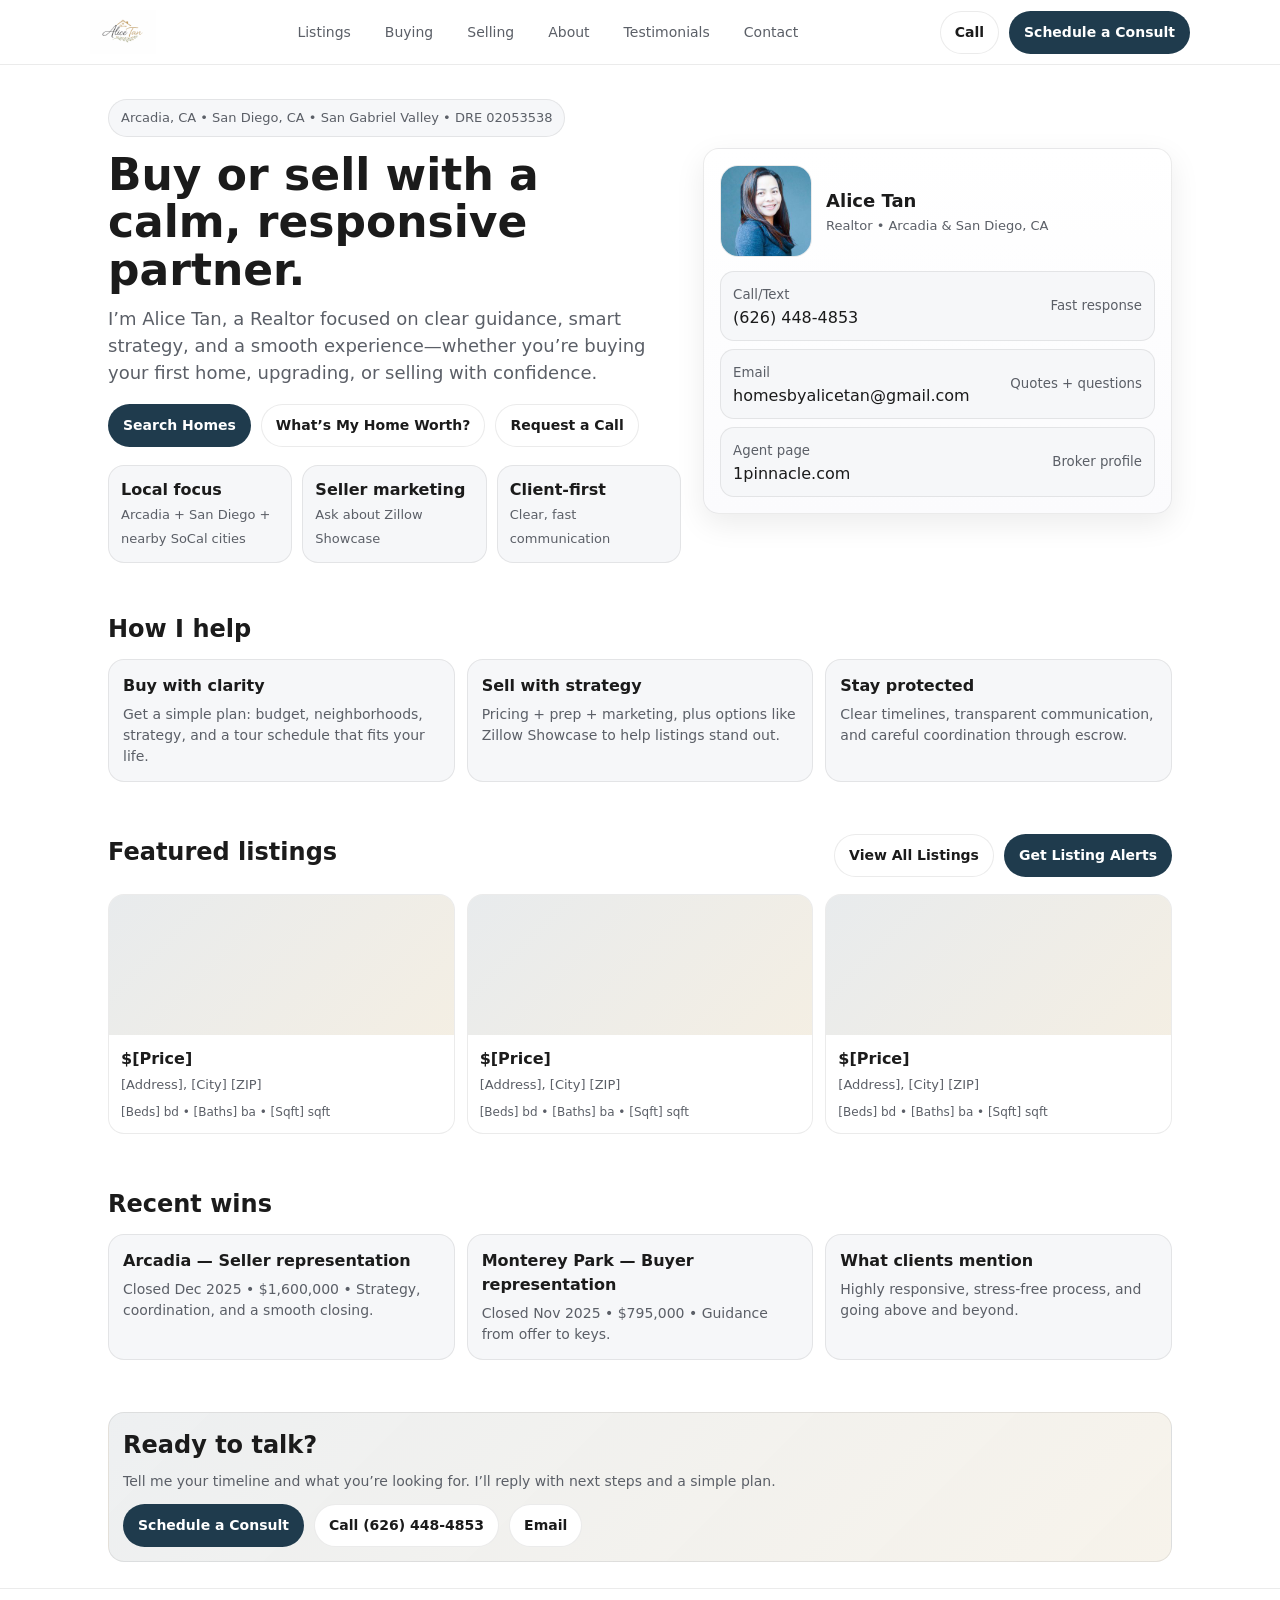
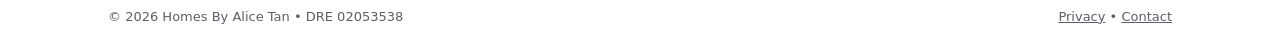
<file: index.html>
<!doctype html>
<html lang="en">
<head>
  <meta charset="utf-8" />
  <meta name="viewport" content="width=device-width, initial-scale=1" />
  <title>Homes By Alice Tan | Arcadia & San Diego, CA Realtor (DRE 02053538)</title>
  <meta name="description" content="Alice Tan is a Realtor serving Arcadia, San Diego, and nearby Southern California communities. Buy, sell, or rent with clear guidance and responsive support. DRE 02053538." />
  <link rel="stylesheet" href="css/styles.css" />
  <link rel="icon" href="/assets/logo.png" />

  <meta property="og:title" content="Homes By Alice Tan" />
  <meta property="og:description" content="Buy, sell, or rent in Arcadia, San Diego, and surrounding Southern California communities with Alice Tan. Responsive, calm, and client-first." />
  <meta property="og:type" content="website" />

  <script type="application/ld+json">
  {
    "@context": "https://schema.org",
    "@type": "RealEstateAgent",
    "name": "Alice Tan",
    "url": "https://HomesByAliceTan.com",
    "telephone": "+1-626-448-4853",
    "email": "homesbyalicetan@gmail.com",
    "areaServed": ["Arcadia, CA", "San Diego, CA", "San Gabriel Valley"],
    "identifier": "DRE 02053538"
  }
  </script>
</head>
<body>
  <header class="site-header">
    <div class="container header-inner">
      <a class="brand" href="index.html">
        <img src="assets/logo.png" alt="Homes By Alice Tan logo" />
      </a>
      <nav class="nav" aria-label="Primary navigation">
        <a href="pages/listings.html">Listings</a>
        <a href="pages/buying.html">Buying</a>
        <a href="pages/selling.html">Selling</a>
        <a href="pages/about.html">About</a>
        <a href="pages/testimonials.html">Testimonials</a>
        <a href="pages/contact.html">Contact</a>
      </nav>
      <div class="cta">
        <a class="btn ghost" href="tel:626-448-4853">Call</a>
        <a class="btn primary" href="pages/contact.html">Schedule a Consult</a>
      </div>
    </div>
  </header>

  <main>
    <section class="hero">
      <div class="container hero-grid">
        <div>
          <div class="badge">Arcadia, CA • San Diego, CA • San Gabriel Valley • DRE 02053538</div>
          <h1 class="h1">Buy or sell with a calm, responsive partner.</h1>
          <p class="lede">I’m Alice Tan, a Realtor focused on clear guidance, smart strategy, and a smooth experience—whether you’re buying your first home, upgrading, or selling with confidence.</p>
          <div class="hero-actions">
            <a class="btn primary" href="pages/listings.html">Search Homes</a>
            <a class="btn ghost" href="pages/selling.html#home-worth">What’s My Home Worth?</a>
            <a class="btn ghost" href="pages/contact.html">Request a Call</a>
          </div>
          <div class="kpis" aria-label="Highlights">
            <div class="kpi"><strong>Local focus</strong><span>Arcadia + San Diego + nearby SoCal cities</span></div>
            <div class="kpi"><strong>Seller marketing</strong><span>Ask about Zillow Showcase</span></div>
            <div class="kpi"><strong>Client-first</strong><span>Clear, fast communication</span></div>
          </div>
        </div>

        <aside class="hero-card" aria-label="Agent contact card">
          <div class="portrait">
            <img src="assets/headshot.jpg" alt="Headshot of Alice Tan" />
            <div class="meta">
              <p class="name">Alice Tan</p>
              <p class="title">Realtor • Arcadia & San Diego, CA</p>
            </div>
          </div>
          <ul class="contact-list">
            <li class="contact-pill"><span><small>Call/Text</small><br><a href="tel:626-448-4853">(626) 448-4853</a></span><small>Fast response</small></li>
            <li class="contact-pill"><span><small>Email</small><br><a href="mailto:homesbyalicetan@gmail.com">homesbyalicetan@gmail.com</a></span><small>Quotes + questions</small></li>
            <li class="contact-pill"><span><small>Agent page</small><br><a href="https://1pinnacle.com/agents/alice-tan" target="_blank" rel="noreferrer">1pinnacle.com</a></span><small>Broker profile</small></li>
          </ul>
        </aside>
      </div>
    </section>

    <section class="section">
      <div class="container">
        <h2>How I help</h2>
        <div class="grid3">
          <div class="card">
            <h3>Buy with clarity</h3>
            <p>Get a simple plan: budget, neighborhoods, strategy, and a tour schedule that fits your life.</p>
          </div>
          <div class="card">
            <h3>Sell with strategy</h3>
            <p>Pricing + prep + marketing, plus options like Zillow Showcase to help listings stand out.</p>
          </div>
          <div class="card">
            <h3>Stay protected</h3>
            <p>Clear timelines, transparent communication, and careful coordination through escrow.</p>
          </div>
        </div>
      </div>
    </section>

    <section class="section" aria-label="Featured listings preview">
      <div class="container">
        <div class="split">
          <div>
            <h2>Featured listings</h2>
            <p class="lede" style="margin:0"></p>
          </div>
          <div style="display:flex;gap:10px;justify-content:flex-end;align-items:flex-start;flex-wrap:wrap">
            <a class="btn ghost" href="pages/listings.html">View All Listings</a>
            <a class="btn primary" href="pages/contact.html">Get Listing Alerts</a>
          </div>
        </div>
        <div class="listings" style="margin-top:12px">
          <article class="listing"><div class="ph"></div><div class="body"><div class="price">$[Price]</div><div class="addr">[Address], [City] [ZIP]</div><div class="meta">[Beds] bd • [Baths] ba • [Sqft] sqft</div></div></article>
          <article class="listing"><div class="ph"></div><div class="body"><div class="price">$[Price]</div><div class="addr">[Address], [City] [ZIP]</div><div class="meta">[Beds] bd • [Baths] ba • [Sqft] sqft</div></div></article>
          <article class="listing"><div class="ph"></div><div class="body"><div class="price">$[Price]</div><div class="addr">[Address], [City] [ZIP]</div><div class="meta">[Beds] bd • [Baths] ba • [Sqft] sqft</div></div></article>
        </div>
      </div>
    </section>

    <section class="section" aria-label="Recent wins">
      <div class="container">
        <h2>Recent wins</h2>
        <div class="grid3">
          <div class="card">
            <h3>Arcadia — Seller representation</h3>
            <p>Closed Dec 2025 • $1,600,000 • Strategy, coordination, and a smooth closing.</p>
          </div>
          <div class="card">
            <h3>Monterey Park — Buyer representation</h3>
            <p>Closed Nov 2025 • $795,000 • Guidance from offer to keys.</p>
          </div>
          <div class="card">
            <h3>What clients mention</h3>
            <p>Highly responsive, stress-free process, and going above and beyond.</p>
          </div>
        </div>
      </div>
    </section>

    <section class="section" aria-label="Call to action">
      <div class="container">
        <div class="card" style="background:linear-gradient(135deg, rgba(31,59,77,.08), rgba(176,138,58,.10));">
          <h2 style="margin:0 0 8px">Ready to talk?</h2>
          <p class="lede" style="margin:0 0 12px">Tell me your timeline and what you’re looking for. I’ll reply with next steps and a simple plan.</p>
          <div class="hero-actions">
            <a class="btn primary" href="pages/contact.html">Schedule a Consult</a>
            <a class="btn ghost" href="tel:626-448-4853">Call (626) 448-4853</a>
            <a class="btn ghost" href="mailto:homesbyalicetan@gmail.com">Email</a>
          </div>
        </div>
      </div>
    </section>

  </main>

  <div class="mobile-bar" aria-label="Quick actions">
    <a class="btn ghost" href="pages/listings.html">Listings</a>
    <a class="btn ghost" href="tel:626-448-4853">Call</a>
    <a class="btn primary" href="pages/contact.html">Contact</a>
  </div>

  <footer class="site-footer">
    <div class="container footer-grid">
      <div>© <span data-year></span> Homes By Alice Tan • DRE 02053538</div>
      <div>
        <a href="pages/privacy.html">Privacy</a>
        <span aria-hidden="true"> • </span>
        <a href="pages/contact.html">Contact</a>
      </div>
    </div>
  </footer>

  <script src="js/main.js"></script>
</body>
</html>
</file>
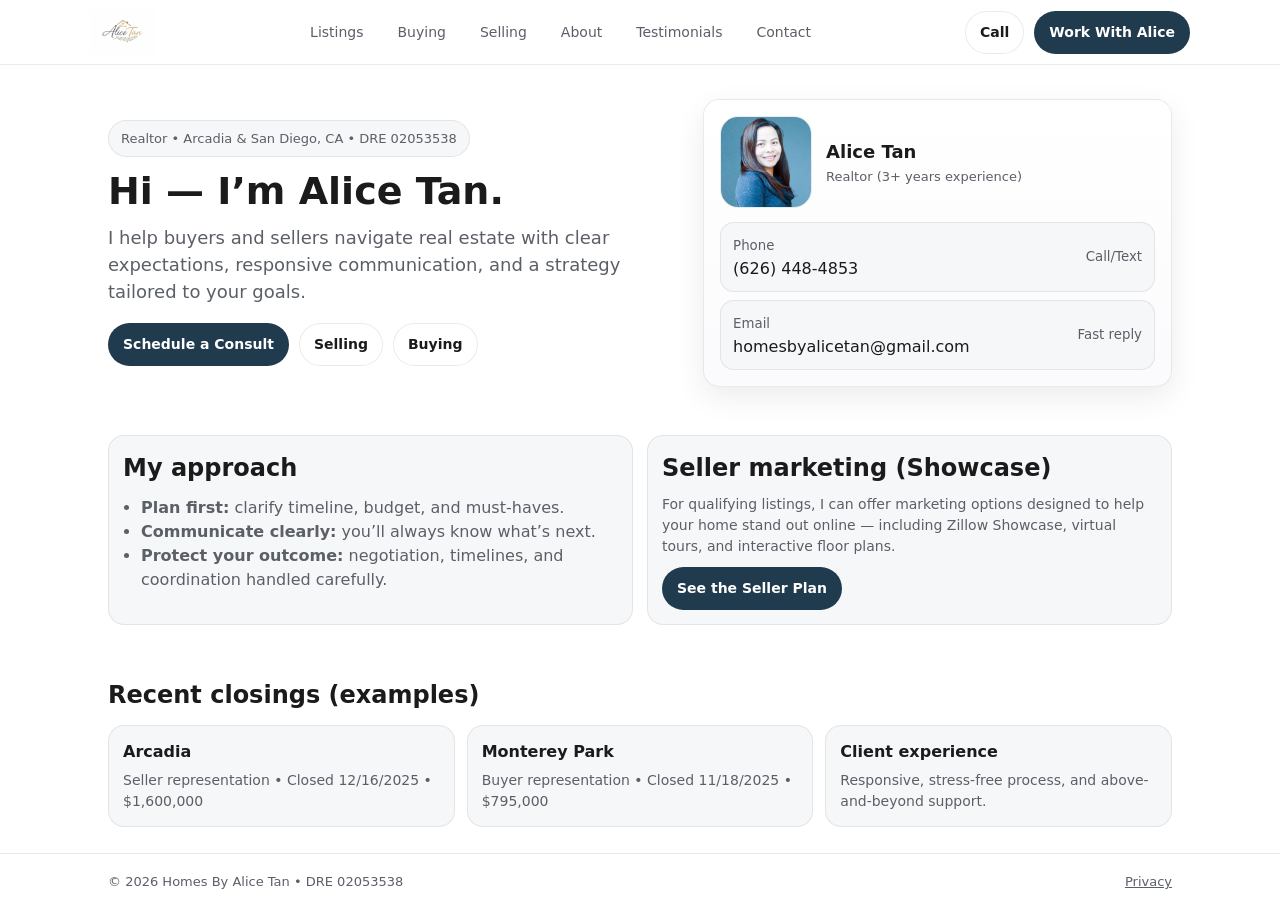
<file: pages/about.html>
<!doctype html>
<html lang="en"><head>
  <meta charset="utf-8" />
  <meta name="viewport" content="width=device-width, initial-scale=1" />
  <title>About Alice Tan | Homes By Alice Tan</title>
  <meta name="description" content="Meet Alice Tan — Realtor serving Arcadia & San Diego, CA and nearby Southern California communities. Client-first guidance for buying and selling." />
  <link rel="stylesheet" href="../css/styles.css" />
</head>
<body>
<header class="site-header"><div class="container header-inner">
  <a class="brand" href="../index.html"><img src="../assets/logo.png" alt="Homes By Alice Tan logo"></a>
  <nav class="nav" aria-label="Primary navigation">
    <a href="listings.html">Listings</a>
    <a href="buying.html">Buying</a>
    <a href="selling.html">Selling</a>
    <a href="about.html">About</a>
    <a href="testimonials.html">Testimonials</a>
    <a href="contact.html">Contact</a>
  </nav>
  <div class="cta"><a class="btn ghost" href="tel:626-448-4853">Call</a><a class="btn primary" href="contact.html">Work With Alice</a></div>
</div></header>

<main>
  <section class="hero"><div class="container hero-grid">
    <div>
      <div class="badge">Realtor • Arcadia & San Diego, CA • DRE 02053538</div>
      <h1 class="h1" style="font-size:38px">Hi — I’m Alice Tan.</h1>
      <p class="lede">I help buyers and sellers navigate real estate with clear expectations, responsive communication, and a strategy tailored to your goals.</p>
      <div class="hero-actions">
        <a class="btn primary" href="contact.html">Schedule a Consult</a>
        <a class="btn ghost" href="selling.html">Selling</a>
        <a class="btn ghost" href="buying.html">Buying</a>
      </div>
    </div>
    <aside class="hero-card">
      <div class="portrait">
        <img src="../assets/headshot.jpg" alt="Headshot of Alice Tan" />
        <div class="meta">
          <p class="name">Alice Tan</p>
          <p class="title">Realtor (3+ years experience)</p>
        </div>
      </div>
      <ul class="contact-list">
        <li class="contact-pill"><span><small>Phone</small><br><a href="tel:626-448-4853">(626) 448-4853</a></span><small>Call/Text</small></li>
        <li class="contact-pill"><span><small>Email</small><br><a href="mailto:homesbyalicetan@gmail.com">homesbyalicetan@gmail.com</a></span><small>Fast reply</small></li>
      </ul>
    </aside>
  </div></section>

  <section class="section"><div class="container split">
    <div class="card">
      <h2 style="margin:0 0 8px">My approach</h2>
      <ul class="list">
        <li><strong>Plan first:</strong> clarify timeline, budget, and must-haves.</li>
        <li><strong>Communicate clearly:</strong> you’ll always know what’s next.</li>
        <li><strong>Protect your outcome:</strong> negotiation, timelines, and coordination handled carefully.</li>
      </ul>
    </div>
    <div class="card">
      <h2 style="margin:0 0 8px">Seller marketing (Showcase)</h2>
      <p class="lede" style="margin:0">For qualifying listings, I can offer marketing options designed to help your home stand out online — including Zillow Showcase, virtual tours, and interactive floor plans.</p>
      <div style="margin-top:10px"><a class="btn primary" href="selling.html#showcase">See the Seller Plan</a></div>
    </div>
  </div></section>

  <section class="section"><div class="container">
    <h2>Recent closings (examples)</h2>
    <div class="grid3">
      <div class="card"><h3>Arcadia</h3><p>Seller representation • Closed 12/16/2025 • $1,600,000</p></div>
      <div class="card"><h3>Monterey Park</h3><p>Buyer representation • Closed 11/18/2025 • $795,000</p></div>
      <div class="card"><h3>Client experience</h3><p>Responsive, stress-free process, and above-and-beyond support.</p></div>
    </div>
  </div></section>
</main>

<div class="mobile-bar" aria-label="Quick actions">
  <a class="btn ghost" href="listings.html">Listings</a>
  <a class="btn ghost" href="tel:626-448-4853">Call</a>
  <a class="btn primary" href="contact.html">Contact</a>
</div>

<footer class="site-footer"><div class="container footer-grid">
  <div>© <span data-year></span> Homes By Alice Tan • DRE 02053538</div>
  <div><a href="privacy.html">Privacy</a></div>
</div></footer>
<script src="../js/main.js"></script>
</body></html>
</file>
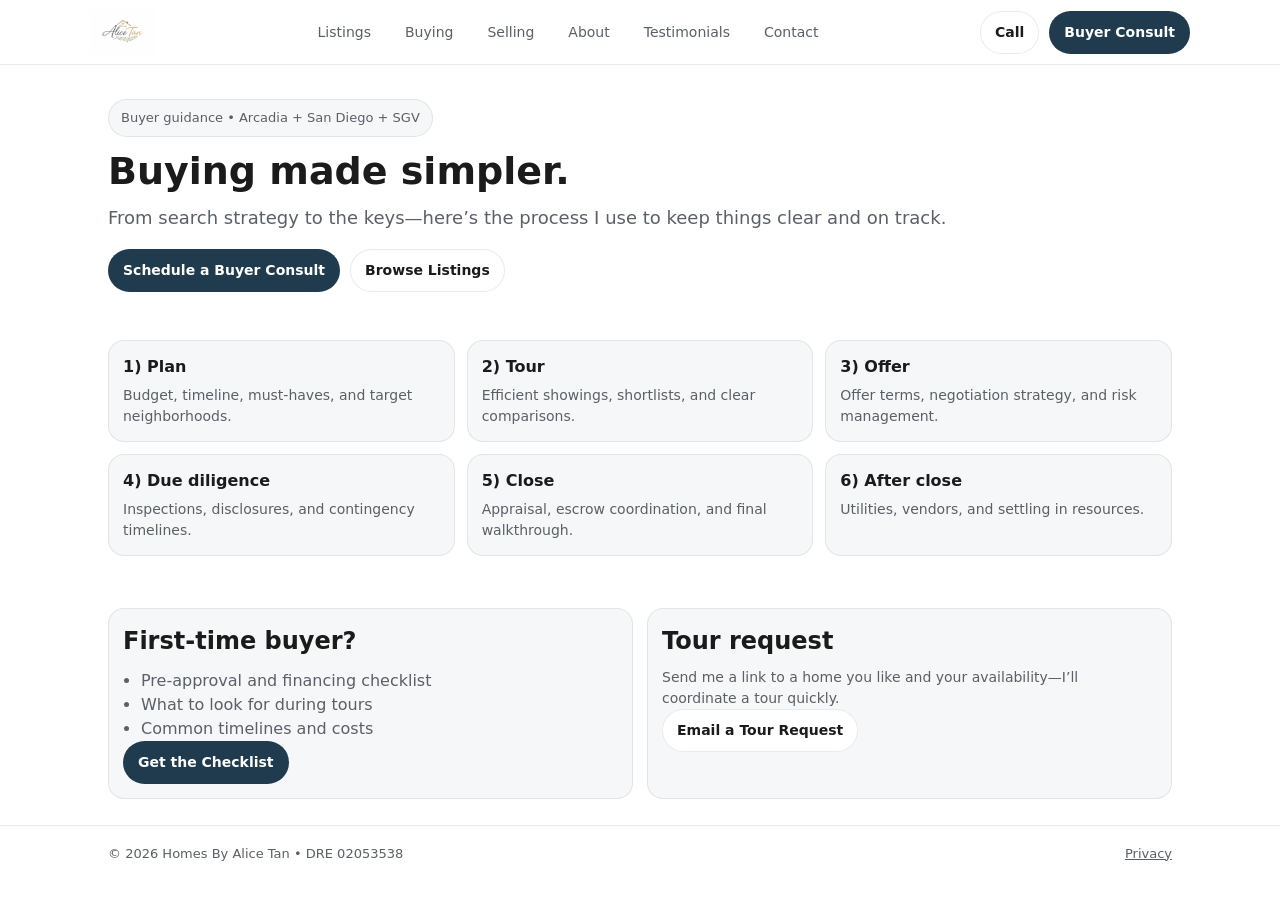
<file: pages/buying.html>
<!doctype html>
<html lang="en"><head>
  <meta charset="utf-8" />
  <meta name="viewport" content="width=device-width, initial-scale=1" />
  <title>Buying | Homes By Alice Tan</title>
  <meta name="description" content="Buyer guidance from Alice Tan: search, tours, offer strategy, inspections, and closing." />
  <link rel="stylesheet" href="../css/styles.css" />
</head>
<body>
<header class="site-header"><div class="container header-inner">
  <a class="brand" href="../index.html"><img src="../assets/logo.png" alt="Homes By Alice Tan logo"></a>
  <nav class="nav" aria-label="Primary navigation">
    <a href="listings.html">Listings</a>
    <a href="buying.html">Buying</a>
    <a href="selling.html">Selling</a>
    <a href="about.html">About</a>
    <a href="testimonials.html">Testimonials</a>
    <a href="contact.html">Contact</a>
  </nav>
  <div class="cta"><a class="btn ghost" href="tel:626-448-4853">Call</a><a class="btn primary" href="contact.html">Buyer Consult</a></div>
</div></header>

<main>
  <section class="hero"><div class="container">
    <div class="badge">Buyer guidance • Arcadia + San Diego + SGV</div>
    <h1 class="h1" style="font-size:38px">Buying made simpler.</h1>
    <p class="lede">From search strategy to the keys—here’s the process I use to keep things clear and on track.</p>
    <div class="hero-actions">
      <a class="btn primary" href="contact.html">Schedule a Buyer Consult</a>
      <a class="btn ghost" href="listings.html">Browse Listings</a>
    </div>
  </div></section>

  <section class="section"><div class="container grid3">
    <div class="card"><h3>1) Plan</h3><p>Budget, timeline, must-haves, and target neighborhoods.</p></div>
    <div class="card"><h3>2) Tour</h3><p>Efficient showings, shortlists, and clear comparisons.</p></div>
    <div class="card"><h3>3) Offer</h3><p>Offer terms, negotiation strategy, and risk management.</p></div>
    <div class="card"><h3>4) Due diligence</h3><p>Inspections, disclosures, and contingency timelines.</p></div>
    <div class="card"><h3>5) Close</h3><p>Appraisal, escrow coordination, and final walkthrough.</p></div>
    <div class="card"><h3>6) After close</h3><p>Utilities, vendors, and settling in resources.</p></div>
  </div></section>

  <section class="section"><div class="container split">
    <div class="card">
      <h2 style="margin:0 0 8px">First-time buyer?</h2>
      <ul class="list">
        <li>Pre-approval and financing checklist</li>
        <li>What to look for during tours</li>
        <li>Common timelines and costs</li>
      </ul>
      <a class="btn primary" href="contact.html">Get the Checklist</a>
    </div>
    <div class="card">
      <h2 style="margin:0 0 8px">Tour request</h2>
      <p class="lede" style="margin:0">Send me a link to a home you like and your availability—I’ll coordinate a tour quickly.</p>
      <a class="btn ghost" href="mailto:homesbyalicetan@gmail.com?subject=Tour%20Request">Email a Tour Request</a>
    </div>
  </div></section>
</main>

<div class="mobile-bar" aria-label="Quick actions">
  <a class="btn ghost" href="listings.html">Listings</a>
  <a class="btn ghost" href="tel:626-448-4853">Call</a>
  <a class="btn primary" href="contact.html">Contact</a>
</div>

<footer class="site-footer"><div class="container footer-grid">
  <div>© <span data-year></span> Homes By Alice Tan • DRE 02053538</div>
  <div><a href="privacy.html">Privacy</a></div>
</div></footer>
<script src="../js/main.js"></script>
</body></html>
</file>
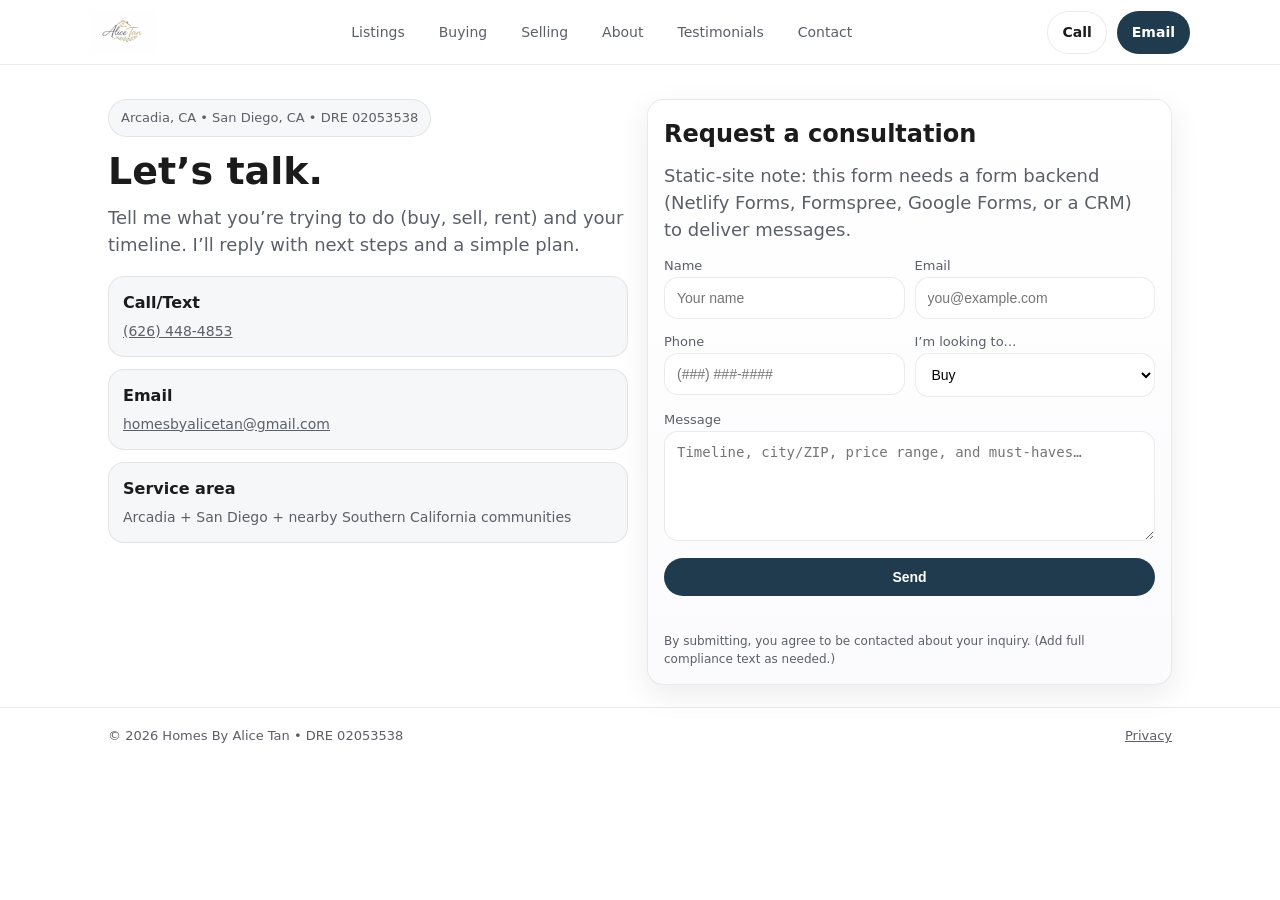
<file: pages/contact.html>
<!doctype html>
<html lang="en"><head>
  <meta charset="utf-8" />
  <meta name="viewport" content="width=device-width, initial-scale=1" />
  <title>Contact Alice Tan | Homes By Alice Tan</title>
  <meta name="description" content="Contact Alice Tan (Arcadia & San Diego, CA Realtor). Call, email, or request a consultation." />
  <link rel="stylesheet" href="../css/styles.css" />
</head>
<body>
<header class="site-header"><div class="container header-inner">
  <a class="brand" href="../index.html"><img src="../assets/logo.png" alt="Homes By Alice Tan logo"></a>
  <nav class="nav" aria-label="Primary navigation">
    <a href="listings.html">Listings</a>
    <a href="buying.html">Buying</a>
    <a href="selling.html">Selling</a>
    <a href="about.html">About</a>
    <a href="testimonials.html">Testimonials</a>
    <a href="contact.html">Contact</a>
  </nav>
  <div class="cta"><a class="btn ghost" href="tel:626-448-4853">Call</a><a class="btn primary" href="mailto:homesbyalicetan@gmail.com">Email</a></div>
</div></header>

<main>
  <section class="hero"><div class="container split">
    <div>
      <div class="badge">Arcadia, CA • San Diego, CA • DRE 02053538</div>
      <h1 class="h1" style="font-size:38px">Let’s talk.</h1>
      <p class="lede">Tell me what you’re trying to do (buy, sell, rent) and your timeline. I’ll reply with next steps and a simple plan.</p>
      <div class="grid3" style="grid-template-columns:1fr;max-width:520px">
        <div class="card"><h3>Call/Text</h3><p><a href="tel:626-448-4853">(626) 448-4853</a></p></div>
        <div class="card"><h3>Email</h3><p><a href="mailto:homesbyalicetan@gmail.com">homesbyalicetan@gmail.com</a></p></div>
        <div class="card"><h3>Service area</h3><p>Arcadia + San Diego + nearby Southern California communities</p></div>
      </div>
    </div>

    <div class="hero-card">
      <h2 style="margin:0 0 10px">Request a consultation</h2>
      <p class="lede" style="margin:0 0 10px">Static-site note: this form needs a form backend (Netlify Forms, Formspree, Google Forms, or a CRM) to deliver messages.</p>

      <form id="contact-form" method="post" action="/api/contact">
        <div class="form-row">
          <div>
            <label for="name">Name</label>
            <input id="name" name="name" placeholder="Your name" required />
          </div>
          <div>
            <label for="email">Email</label>
            <input id="email" name="email" type="email" placeholder="you@example.com" required />
          </div>
        </div>
        <div class="form-row">
          <div>
            <label for="phone">Phone</label>
            <input id="phone" name="phone" placeholder="(###) ###-####" />
          </div>
          <div>
            <label for="intent">I’m looking to…</label>
            <select id="intent" name="intent">
              <option>Buy</option>
              <option>Sell</option>
              <option>Rent</option>
              <option>Just have a question</option>
            </select>
          </div>
        </div>
        <div>
          <label for="message">Message</label>
          <textarea id="message" name="message" placeholder="Timeline, city/ZIP, price range, and must-haves…"></textarea>
        </div>
        <button class="btn primary" type="submit">Send</button>
        <p id="form-status" style="margin:8px 0 0;color:var(--muted);font-size:12px"></p>
        <p style="margin:8px 0 0;color:var(--muted);font-size:12px">By submitting, you agree to be contacted about your inquiry. (Add full compliance text as needed.)</p>
      </form>

      <script>
        (function () {
          const form = document.getElementById('contact-form');
          const statusEl = document.getElementById('form-status');
          if (!form || !statusEl) return;

          form.addEventListener('submit', async (e) => {
            e.preventDefault();
            statusEl.textContent = 'Sending…';

            try {
              const formData = new FormData(form);
              const resp = await fetch(form.action, {
                method: 'POST',
                body: formData,
                headers: { 'accept': 'application/json' },
              });

              const data = await resp.json().catch(() => ({}));
              if (!resp.ok || !data.ok) {
                statusEl.textContent = (data && data.error) ? data.error : 'Something went wrong. Please try again.';
                return;
              }

              form.reset();
              statusEl.textContent = 'Message sent. I’ll get back to you shortly.';
            } catch (err) {
              statusEl.textContent = 'Network error. Please try again, or email directly.';
            }
          });
        })();
      </script>
    </div>
  </div></section>
</main>

<div class="mobile-bar" aria-label="Quick actions">
  <a class="btn ghost" href="listings.html">Listings</a>
  <a class="btn ghost" href="tel:626-448-4853">Call</a>
  <a class="btn primary" href="mailto:homesbyalicetan@gmail.com">Email</a>
</div>

<footer class="site-footer"><div class="container footer-grid">
  <div>© <span data-year></span> Homes By Alice Tan • DRE 02053538</div>
  <div><a href="privacy.html">Privacy</a></div>
</div></footer>
<script src="../js/main.js"></script>
</body></html>
</file>
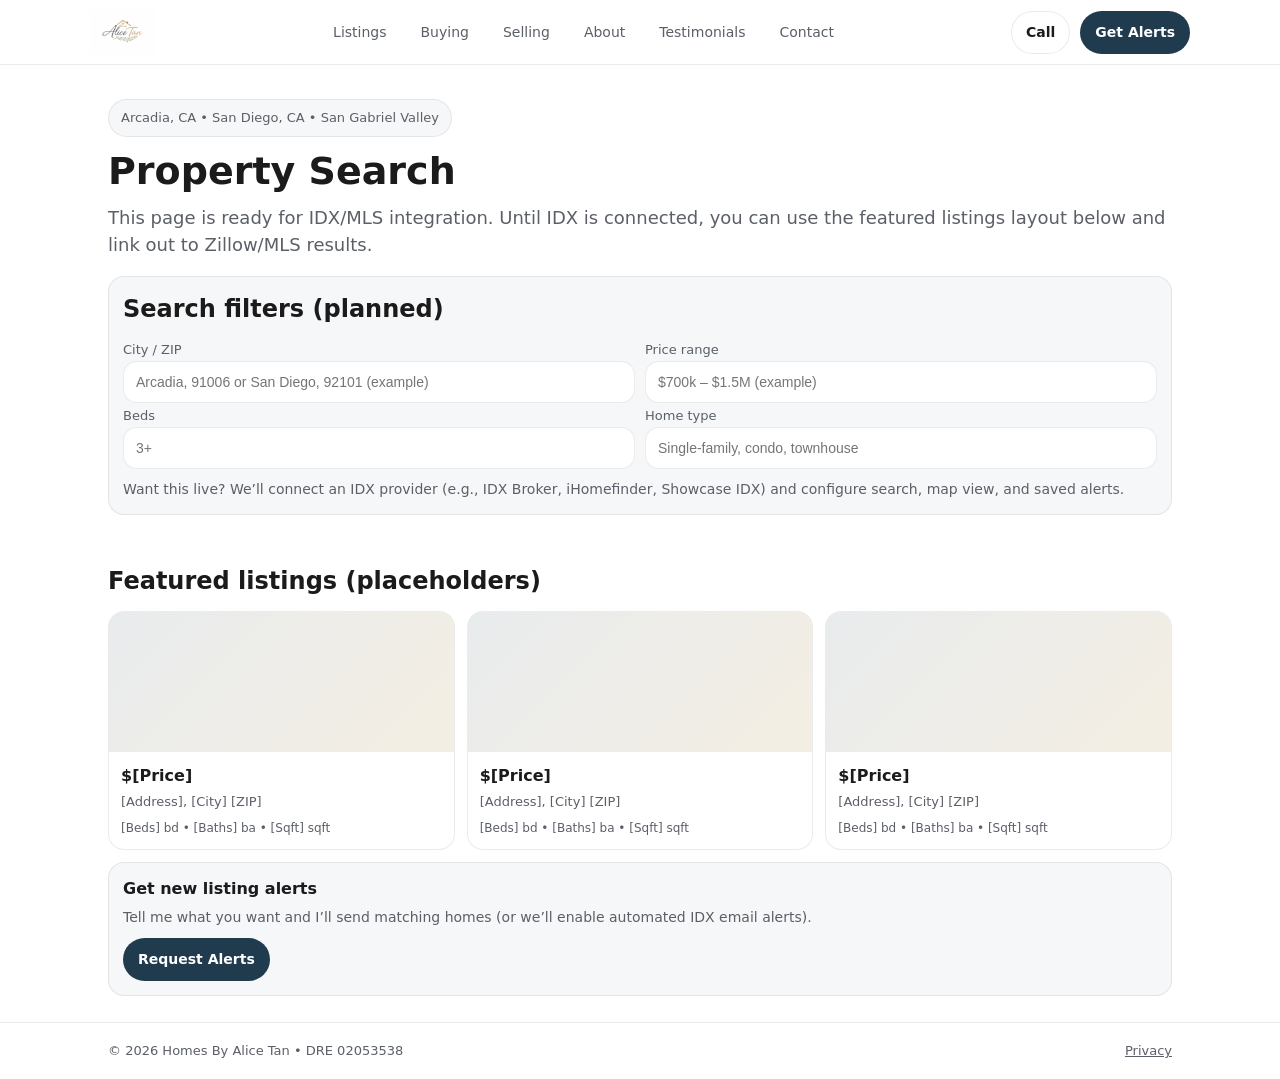
<file: pages/listings.html>
<!doctype html>
<html lang="en"><head>
  <meta charset="utf-8" />
  <meta name="viewport" content="width=device-width, initial-scale=1" />
  <title>Listings | Homes By Alice Tan</title>
  <meta name="description" content="Search homes with Alice Tan (Arcadia & San Diego, CA Realtor). IDX/MLS search integration plan and featured listings." />
  <link rel="stylesheet" href="../css/styles.css" />
</head>
<body>
<header class="site-header"><div class="container header-inner">
  <a class="brand" href="../index.html"><img src="../assets/logo.png" alt="Homes By Alice Tan logo"></a>
  <nav class="nav" aria-label="Primary navigation">
    <a href="listings.html">Listings</a>
    <a href="buying.html">Buying</a>
    <a href="selling.html">Selling</a>
    <a href="about.html">About</a>
    <a href="testimonials.html">Testimonials</a>
    <a href="contact.html">Contact</a>
  </nav>
  <div class="cta"><a class="btn ghost" href="tel:626-448-4853">Call</a><a class="btn primary" href="contact.html">Get Alerts</a></div>
</div></header>

<main>
  <section class="hero"><div class="container">
    <div class="badge">Arcadia, CA • San Diego, CA • San Gabriel Valley</div>
    <h1 class="h1" style="font-size:38px">Property Search</h1>
    <p class="lede">This page is ready for IDX/MLS integration. Until IDX is connected, you can use the featured listings layout below and link out to Zillow/MLS results.</p>
    <div class="card">
      <h2 style="margin:0 0 10px">Search filters (planned)</h2>
      <div class="form-row">
        <div><label>City / ZIP</label><input placeholder="Arcadia, 91006 or San Diego, 92101 (example)" disabled></div>
        <div><label>Price range</label><input placeholder="$700k – $1.5M (example)" disabled></div>
      </div>
      <div class="form-row">
        <div><label>Beds</label><input placeholder="3+" disabled></div>
        <div><label>Home type</label><input placeholder="Single-family, condo, townhouse" disabled></div>
      </div>
      <p class="lede" style="margin:10px 0 0">Want this live? We’ll connect an IDX provider (e.g., IDX Broker, iHomefinder, Showcase IDX) and configure search, map view, and saved alerts.</p>
    </div>
  </div></section>

  <section class="section"><div class="container">
    <h2>Featured listings (placeholders)</h2>
    <div class="listings">
      <article class="listing"><div class="ph"></div><div class="body"><div class="price">$[Price]</div><div class="addr">[Address], [City] [ZIP]</div><div class="meta">[Beds] bd • [Baths] ba • [Sqft] sqft</div></div></article>
      <article class="listing"><div class="ph"></div><div class="body"><div class="price">$[Price]</div><div class="addr">[Address], [City] [ZIP]</div><div class="meta">[Beds] bd • [Baths] ba • [Sqft] sqft</div></div></article>
      <article class="listing"><div class="ph"></div><div class="body"><div class="price">$[Price]</div><div class="addr">[Address], [City] [ZIP]</div><div class="meta">[Beds] bd • [Baths] ba • [Sqft] sqft</div></div></article>
    </div>

    <div class="card" style="margin-top:12px">
      <h3 style="margin:0 0 6px">Get new listing alerts</h3>
      <p class="lede" style="margin:0 0 10px">Tell me what you want and I’ll send matching homes (or we’ll enable automated IDX email alerts).</p>
      <a class="btn primary" href="contact.html">Request Alerts</a>
    </div>
  </div></section>
</main>

<div class="mobile-bar" aria-label="Quick actions">
  <a class="btn ghost" href="../index.html">Home</a>
  <a class="btn ghost" href="tel:626-448-4853">Call</a>
  <a class="btn primary" href="contact.html">Contact</a>
</div>

<footer class="site-footer"><div class="container footer-grid">
  <div>© <span data-year></span> Homes By Alice Tan • DRE 02053538</div>
  <div><a href="privacy.html">Privacy</a></div>
</div></footer>
<script src="../js/main.js"></script>
</body></html>
</file>
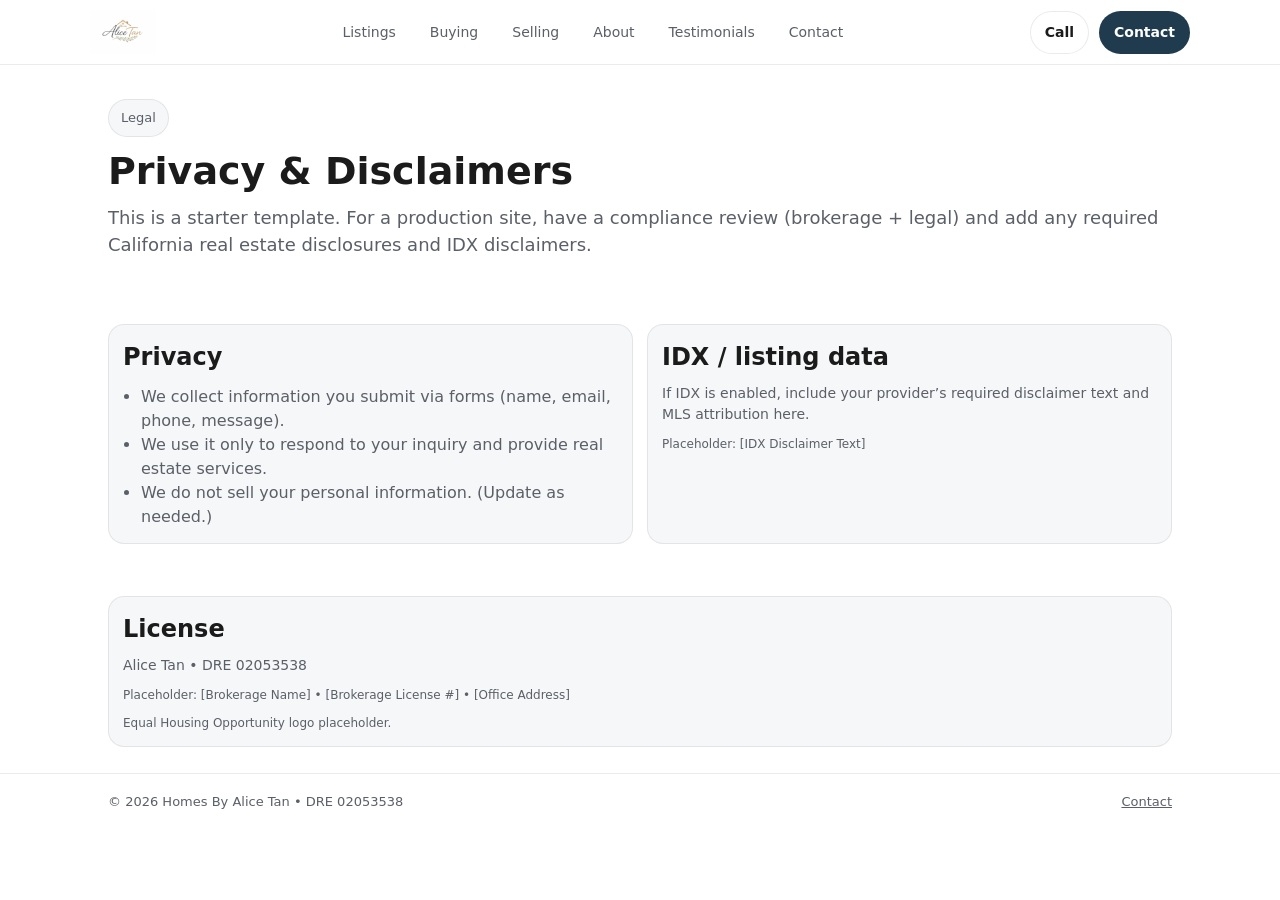
<file: pages/privacy.html>
<!doctype html>
<html lang="en"><head>
  <meta charset="utf-8" />
  <meta name="viewport" content="width=device-width, initial-scale=1" />
  <title>Privacy | Homes By Alice Tan</title>
  <meta name="description" content="Privacy policy and disclaimers for Homes By Alice Tan." />
  <link rel="stylesheet" href="../css/styles.css" />
</head>
<body>
<header class="site-header"><div class="container header-inner">
  <a class="brand" href="../index.html"><img src="../assets/logo.png" alt="Homes By Alice Tan logo"></a>
  <nav class="nav" aria-label="Primary navigation">
    <a href="listings.html">Listings</a>
    <a href="buying.html">Buying</a>
    <a href="selling.html">Selling</a>
    <a href="about.html">About</a>
    <a href="testimonials.html">Testimonials</a>
    <a href="contact.html">Contact</a>
  </nav>
  <div class="cta"><a class="btn ghost" href="tel:626-448-4853">Call</a><a class="btn primary" href="contact.html">Contact</a></div>
</div></header>

<main>
  <section class="hero"><div class="container">
    <div class="badge">Legal</div>
    <h1 class="h1" style="font-size:38px">Privacy & Disclaimers</h1>
    <p class="lede">This is a starter template. For a production site, have a compliance review (brokerage + legal) and add any required California real estate disclosures and IDX disclaimers.</p>
  </div></section>

  <section class="section"><div class="container split">
    <div class="card">
      <h2 style="margin:0 0 8px">Privacy</h2>
      <ul class="list">
        <li>We collect information you submit via forms (name, email, phone, message).</li>
        <li>We use it only to respond to your inquiry and provide real estate services.</li>
        <li>We do not sell your personal information. (Update as needed.)</li>
      </ul>
    </div>
    <div class="card">
      <h2 style="margin:0 0 8px">IDX / listing data</h2>
      <p class="lede" style="margin:0">If IDX is enabled, include your provider’s required disclaimer text and MLS attribution here.</p>
      <p style="margin:10px 0 0;color:var(--muted);font-size:12px">Placeholder: [IDX Disclaimer Text]</p>
    </div>
  </div></section>

  <section class="section"><div class="container">
    <div class="card">
      <h2 style="margin:0 0 8px">License</h2>
      <p class="lede" style="margin:0">Alice Tan • DRE 02053538</p>
      <p style="margin:10px 0 0;color:var(--muted);font-size:12px">Placeholder: [Brokerage Name] • [Brokerage License #] • [Office Address]</p>
      <p style="margin:10px 0 0;color:var(--muted);font-size:12px">Equal Housing Opportunity logo placeholder.</p>
    </div>
  </div></section>
</main>

<footer class="site-footer"><div class="container footer-grid">
  <div>© <span data-year></span> Homes By Alice Tan • DRE 02053538</div>
  <div><a href="contact.html">Contact</a></div>
</div></footer>
<script src="../js/main.js"></script>
</body></html>
</file>
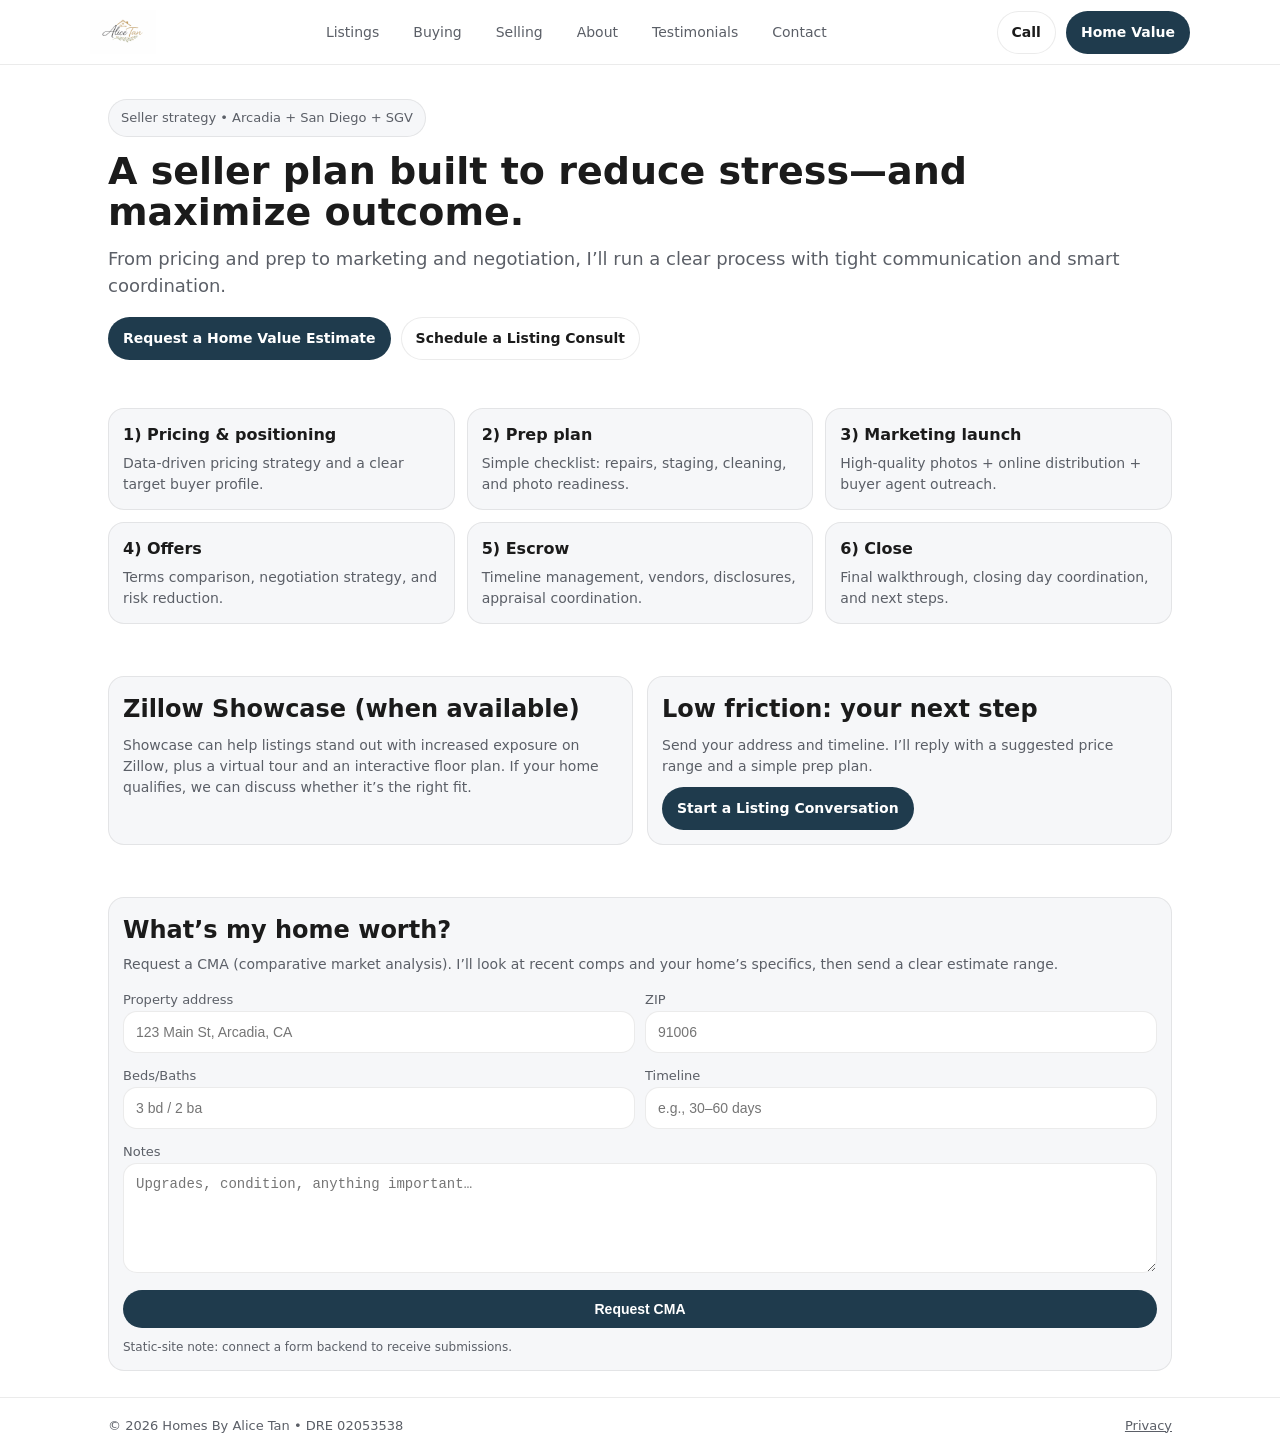
<file: pages/selling.html>
<!doctype html>
<html lang="en"><head>
  <meta charset="utf-8" />
  <meta name="viewport" content="width=device-width, initial-scale=1" />
  <title>Selling | Homes By Alice Tan</title>
  <meta name="description" content="Sell with confidence: pricing strategy, prep plan, marketing, and negotiation. Ask about Zillow Showcase." />
  <link rel="stylesheet" href="../css/styles.css" />
</head>
<body>
<header class="site-header"><div class="container header-inner">
  <a class="brand" href="../index.html"><img src="../assets/logo.png" alt="Homes By Alice Tan logo"></a>
  <nav class="nav" aria-label="Primary navigation">
    <a href="listings.html">Listings</a>
    <a href="buying.html">Buying</a>
    <a href="selling.html">Selling</a>
    <a href="about.html">About</a>
    <a href="testimonials.html">Testimonials</a>
    <a href="contact.html">Contact</a>
  </nav>
  <div class="cta"><a class="btn ghost" href="tel:626-448-4853">Call</a><a class="btn primary" href="#home-worth">Home Value</a></div>
</div></header>

<main>
  <section class="hero"><div class="container">
    <div class="badge">Seller strategy • Arcadia + San Diego + SGV</div>
    <h1 class="h1" style="font-size:38px">A seller plan built to reduce stress—and maximize outcome.</h1>
    <p class="lede">From pricing and prep to marketing and negotiation, I’ll run a clear process with tight communication and smart coordination.</p>
    <div class="hero-actions">
      <a class="btn primary" href="#home-worth">Request a Home Value Estimate</a>
      <a class="btn ghost" href="contact.html">Schedule a Listing Consult</a>
    </div>
  </div></section>

  <section class="section"><div class="container grid3">
    <div class="card"><h3>1) Pricing & positioning</h3><p>Data-driven pricing strategy and a clear target buyer profile.</p></div>
    <div class="card"><h3>2) Prep plan</h3><p>Simple checklist: repairs, staging, cleaning, and photo readiness.</p></div>
    <div class="card"><h3>3) Marketing launch</h3><p>High-quality photos + online distribution + buyer agent outreach.</p></div>
    <div class="card"><h3>4) Offers</h3><p>Terms comparison, negotiation strategy, and risk reduction.</p></div>
    <div class="card"><h3>5) Escrow</h3><p>Timeline management, vendors, disclosures, appraisal coordination.</p></div>
    <div class="card"><h3>6) Close</h3><p>Final walkthrough, closing day coordination, and next steps.</p></div>
  </div></section>

  <section id="showcase" class="section"><div class="container split">
    <div class="card">
      <h2 style="margin:0 0 8px">Zillow Showcase (when available)</h2>
      <p class="lede" style="margin:0">Showcase can help listings stand out with increased exposure on Zillow, plus a virtual tour and an interactive floor plan. If your home qualifies, we can discuss whether it’s the right fit.</p>
    </div>
    <div class="card">
      <h2 style="margin:0 0 8px">Low friction: your next step</h2>
      <p class="lede" style="margin:0 0 10px">Send your address and timeline. I’ll reply with a suggested price range and a simple prep plan.</p>
      <a class="btn primary" href="contact.html">Start a Listing Conversation</a>
    </div>
  </div></section>

  <section id="home-worth" class="section"><div class="container">
    <div class="card">
      <h2 style="margin:0 0 6px">What’s my home worth?</h2>
      <p class="lede" style="margin:0 0 12px">Request a CMA (comparative market analysis). I’ll look at recent comps and your home’s specifics, then send a clear estimate range.</p>
      <form method="post" action="#">
        <div class="form-row">
          <div><label for="addr">Property address</label><input id="addr" name="addr" placeholder="123 Main St, Arcadia, CA" required></div>
          <div><label for="zip">ZIP</label><input id="zip" name="zip" placeholder="91006" required></div>
        </div>
        <div class="form-row">
          <div><label for="beds">Beds/Baths</label><input id="beds" name="beds" placeholder="3 bd / 2 ba"></div>
          <div><label for="timeline">Timeline</label><input id="timeline" name="timeline" placeholder="e.g., 30–60 days"></div>
        </div>
        <div><label for="notes">Notes</label><textarea id="notes" name="notes" placeholder="Upgrades, condition, anything important…"></textarea></div>
        <button class="btn primary" type="submit">Request CMA</button>
        <p style="margin:0;color:var(--muted);font-size:12px">Static-site note: connect a form backend to receive submissions.</p>
      </form>
    </div>
  </div></section>
</main>

<div class="mobile-bar" aria-label="Quick actions">
  <a class="btn ghost" href="contact.html">Contact</a>
  <a class="btn ghost" href="tel:626-448-4853">Call</a>
  <a class="btn primary" href="#home-worth">Home Value</a>
</div>

<footer class="site-footer"><div class="container footer-grid">
  <div>© <span data-year></span> Homes By Alice Tan • DRE 02053538</div>
  <div><a href="privacy.html">Privacy</a></div>
</div></footer>
<script src="../js/main.js"></script>
</body></html>
</file>
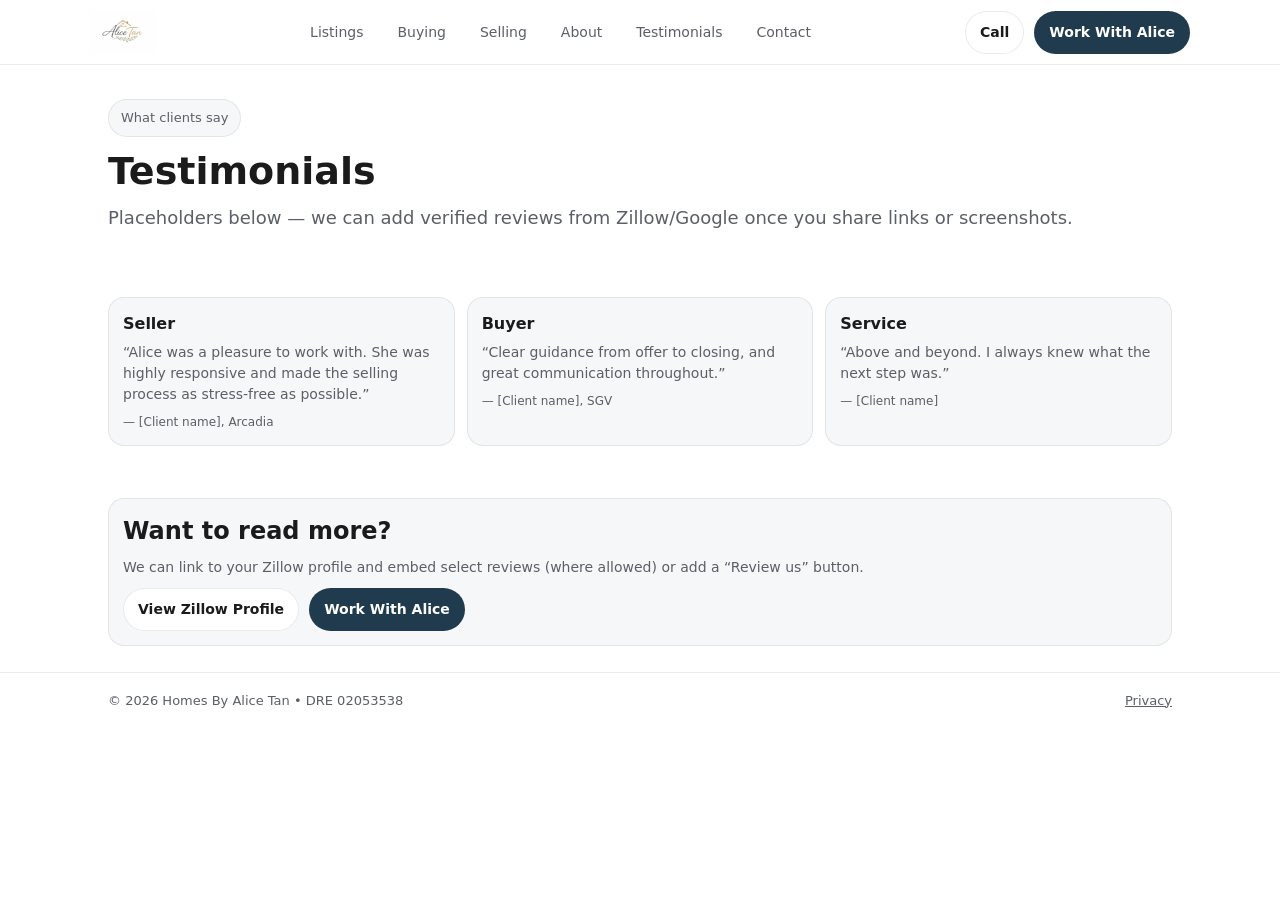
<file: pages/testimonials.html>
<!doctype html>
<html lang="en"><head>
  <meta charset="utf-8" />
  <meta name="viewport" content="width=device-width, initial-scale=1" />
  <title>Testimonials | Homes By Alice Tan</title>
  <meta name="description" content="Client testimonials for Alice Tan, Realtor serving Arcadia, San Diego, and the San Gabriel Valley." />
  <link rel="stylesheet" href="../css/styles.css" />
</head>
<body>
<header class="site-header"><div class="container header-inner">
  <a class="brand" href="../index.html"><img src="../assets/logo.png" alt="Homes By Alice Tan logo"></a>
  <nav class="nav" aria-label="Primary navigation">
    <a href="listings.html">Listings</a>
    <a href="buying.html">Buying</a>
    <a href="selling.html">Selling</a>
    <a href="about.html">About</a>
    <a href="testimonials.html">Testimonials</a>
    <a href="contact.html">Contact</a>
  </nav>
  <div class="cta"><a class="btn ghost" href="tel:626-448-4853">Call</a><a class="btn primary" href="contact.html">Work With Alice</a></div>
</div></header>

<main>
  <section class="hero"><div class="container">
    <div class="badge">What clients say</div>
    <h1 class="h1" style="font-size:38px">Testimonials</h1>
    <p class="lede">Placeholders below — we can add verified reviews from Zillow/Google once you share links or screenshots.</p>
  </div></section>

  <section class="section"><div class="container grid3">
    <div class="card"><h3>Seller</h3><p>“Alice was a pleasure to work with. She was highly responsive and made the selling process as stress-free as possible.”</p><p style="margin:8px 0 0;color:var(--muted);font-size:12px">— [Client name], Arcadia</p></div>
    <div class="card"><h3>Buyer</h3><p>“Clear guidance from offer to closing, and great communication throughout.”</p><p style="margin:8px 0 0;color:var(--muted);font-size:12px">— [Client name], SGV</p></div>
    <div class="card"><h3>Service</h3><p>“Above and beyond. I always knew what the next step was.”</p><p style="margin:8px 0 0;color:var(--muted);font-size:12px">— [Client name]</p></div>
  </div></section>

  <section class="section"><div class="container">
    <div class="card">
      <h2 style="margin:0 0 8px">Want to read more?</h2>
      <p class="lede" style="margin:0 0 10px">We can link to your Zillow profile and embed select reviews (where allowed) or add a “Review us” button.</p>
      <div style="display:flex;gap:10px;flex-wrap:wrap">
        <a class="btn ghost" href="https://www.zillow.com/profile/alice%20tan9" target="_blank" rel="noreferrer">View Zillow Profile</a>
        <a class="btn primary" href="contact.html">Work With Alice</a>
      </div>
    </div>
  </div></section>
</main>

<div class="mobile-bar" aria-label="Quick actions">
  <a class="btn ghost" href="listings.html">Listings</a>
  <a class="btn ghost" href="tel:626-448-4853">Call</a>
  <a class="btn primary" href="contact.html">Contact</a>
</div>

<footer class="site-footer"><div class="container footer-grid">
  <div>© <span data-year></span> Homes By Alice Tan • DRE 02053538</div>
  <div><a href="privacy.html">Privacy</a></div>
</div></footer>
<script src="../js/main.js"></script>
</body></html>
</file>
<file: css/styles.css>
:root{
  --bg:#ffffff;
  --text:#1b1b1b;
  --muted:#5b5f67;
  --brand:#b08a3a; /* warm gold */
  --brand2:#1f3b4d; /* deep blue */
  --card:#f6f7f9;
  --border:rgba(0,0,0,.08);
  --radius:16px;
  --shadow:0 10px 30px rgba(0,0,0,.08);
}
*{box-sizing:border-box}
html,body{margin:0;padding:0;font-family:system-ui,-apple-system,Segoe UI,Roboto,Inter,Arial,sans-serif;color:var(--text);background:var(--bg);line-height:1.5}
a{color:inherit}
.container{max-width:1100px;margin:0 auto;padding:0 18px}

/* Header */
.site-header{position:sticky;top:0;z-index:50;background:rgba(255,255,255,.85);backdrop-filter:saturate(160%) blur(10px);border-bottom:1px solid var(--border)}
.header-inner{display:flex;align-items:center;justify-content:space-between;gap:14px;padding:10px 0}
.brand{display:flex;align-items:center;gap:12px;text-decoration:none}
.brand img{height:44px;width:auto;display:block}
.nav{display:flex;gap:14px;flex-wrap:wrap;align-items:center}
.nav a{font-size:14px;text-decoration:none;color:var(--muted);padding:8px 10px;border-radius:12px}
.nav a:hover{background:var(--card);color:var(--text)}
.cta{display:flex;gap:10px;align-items:center}
.btn{display:inline-flex;align-items:center;justify-content:center;gap:10px;border:1px solid var(--border);background:#fff;color:var(--text);padding:10px 14px;border-radius:999px;text-decoration:none;font-weight:600;font-size:14px}
.btn.primary{background:var(--brand2);border-color:transparent;color:#fff}
.btn.primary:hover{filter:brightness(1.05)}
.btn.ghost:hover{background:var(--card)}

/* Hero */
.hero{padding:34px 0 22px}
.hero-grid{display:grid;grid-template-columns:1.1fr .9fr;gap:22px;align-items:center}
.badge{display:inline-flex;gap:10px;align-items:center;font-size:13px;color:var(--muted);background:var(--card);border:1px solid var(--border);padding:8px 12px;border-radius:999px}
.h1{font-size:44px;line-height:1.08;margin:14px 0 12px}
.lede{font-size:18px;color:var(--muted);margin:0 0 18px}
.hero-actions{display:flex;gap:10px;flex-wrap:wrap}
.kpis{display:grid;grid-template-columns:repeat(3,1fr);gap:10px;margin-top:18px}
.kpi{background:var(--card);border:1px solid var(--border);border-radius:var(--radius);padding:12px}
.kpi strong{display:block;font-size:16px}
.kpi span{color:var(--muted);font-size:13px}

.hero-card{background:linear-gradient(180deg,#fff, #fbfbfd);border:1px solid var(--border);border-radius:var(--radius);box-shadow:var(--shadow);padding:16px}
.portrait{display:flex;gap:14px;align-items:center}
.portrait img{width:92px;height:92px;border-radius:18px;object-fit:cover;border:1px solid var(--border)}
.portrait .meta{min-width:0}
.portrait .name{font-size:18px;font-weight:800;margin:0}
.portrait .title{margin:2px 0 0;color:var(--muted);font-size:13px}
.contact-list{margin:14px 0 0;padding:0;list-style:none;display:grid;gap:8px}
.contact-list a{color:var(--text);text-decoration:none}
.contact-pill{display:flex;justify-content:space-between;gap:12px;align-items:center;padding:10px 12px;border-radius:14px;background:var(--card);border:1px solid var(--border)}
.contact-pill small{color:var(--muted)}

/* Sections */
.section{padding:26px 0}
.section h2{font-size:24px;margin:0 0 12px}
.grid3{display:grid;grid-template-columns:repeat(3,1fr);gap:12px}
.card{background:var(--card);border:1px solid var(--border);border-radius:var(--radius);padding:14px}
.card h3{margin:0 0 6px;font-size:16px}
.card p{margin:0;color:var(--muted);font-size:14px}

.split{display:grid;grid-template-columns:1fr 1fr;gap:14px}
.list{margin:10px 0 0;padding-left:18px;color:var(--muted)}

/* Listings */
.listings{display:grid;grid-template-columns:repeat(3,1fr);gap:12px}
.listing{background:#fff;border:1px solid var(--border);border-radius:var(--radius);overflow:hidden}
.listing .ph{height:140px;background:linear-gradient(135deg,rgba(31,59,77,.10),rgba(176,138,58,.14))}
.listing .body{padding:12px}
.listing .price{font-weight:900}
.listing .addr{color:var(--muted);font-size:13px;margin-top:4px}
.listing .meta{color:var(--muted);font-size:12px;margin-top:8px}

/* Forms */
form{display:grid;gap:10px}
label{font-size:13px;color:var(--muted)}
input,textarea,select{width:100%;padding:12px 12px;border-radius:14px;border:1px solid var(--border);background:#fff;font-size:14px}
textarea{min-height:110px;resize:vertical}
.form-row{display:grid;grid-template-columns:1fr 1fr;gap:10px}

/* Footer */
.site-footer{border-top:1px solid var(--border);padding:18px 0;color:var(--muted);font-size:13px}
.footer-grid{display:flex;flex-wrap:wrap;gap:10px;align-items:center;justify-content:space-between}

/* Mobile */
.mobile-bar{display:none}
@media (max-width:900px){
  .hero-grid{grid-template-columns:1fr}
  .h1{font-size:36px}
  .grid3{grid-template-columns:1fr}
  .split{grid-template-columns:1fr}
  .listings{grid-template-columns:1fr}
  .nav{display:none}
  .mobile-bar{position:fixed;left:10px;right:10px;bottom:10px;display:flex;gap:10px;z-index:60;background:rgba(255,255,255,.92);backdrop-filter:blur(10px);border:1px solid var(--border);border-radius:999px;padding:10px;box-shadow:var(--shadow)}
  .mobile-bar a{flex:1}
}
</file>
